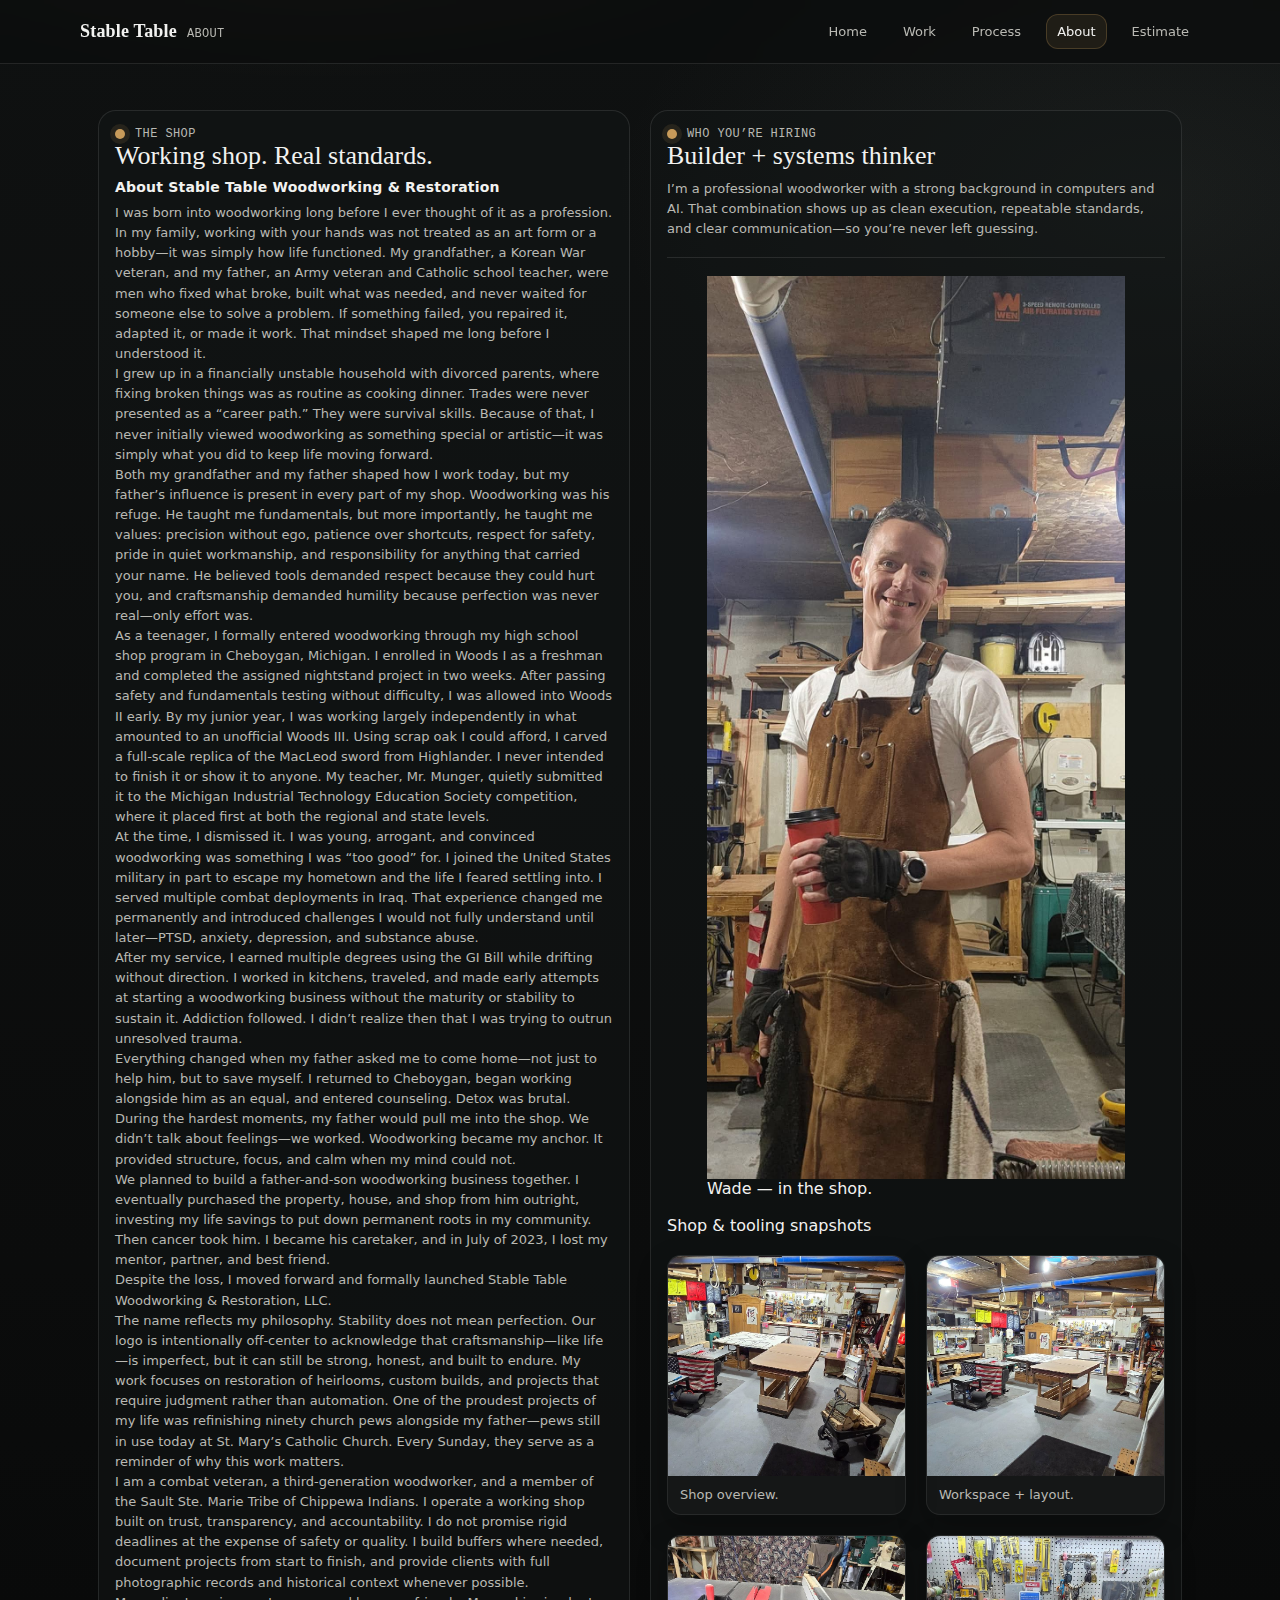
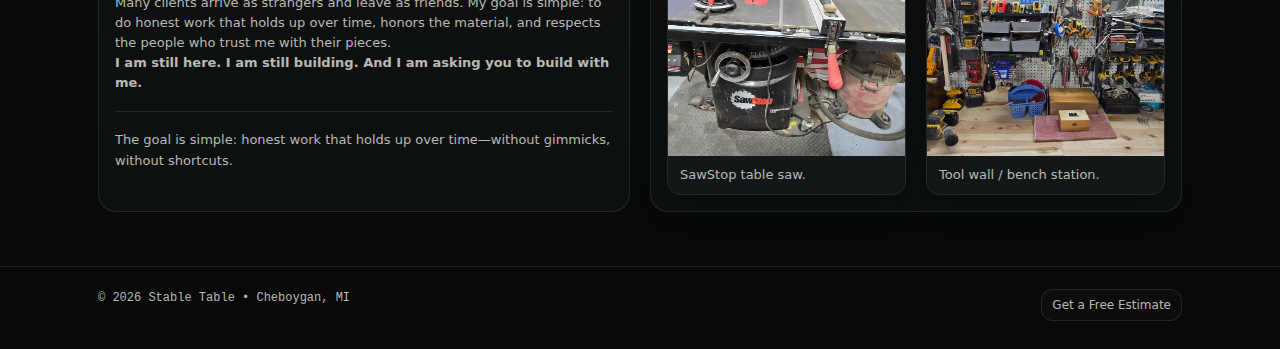
<file: about.html>
<!doctype html>
<html lang="en">
<head>
  <meta charset="utf-8" />
  <meta name="viewport" content="width=device-width,initial-scale=1" />
  <title>About | Stable Table</title>
  <meta name="description" content="About Stable Table: a working shop in Cheboygan, Michigan focused on restoration, custom builds, and durable finishes." />
  <link rel="stylesheet" href="css/styles.css" />
</head>
<body>
  <header class="topbar">
    <div class="wrap toprow">
      <a class="brand" href="index.html"><div class="name">Stable Table</div><div class="tag">ABOUT</div></a>
      <nav class="nav">
        <a href="index.html">Home</a>
        <a href="work.html">Work</a>
        <a href="process.html">Process</a>
        <a class="active" href="about.html">About</a>
        <a href="contact.html">Estimate</a>
      </nav>
    </div>
  </header>

  <main class="section">
    <div class="wrap split">
      
      <div class="card">
        <div class="kicker"><span class="dot"></span> THE SHOP</div>
        <div class="h2">Working shop. Real standards.</div>
        
        <div class="about-content">
          <h3>About Stable Table Woodworking &amp; Restoration</h3>

          <p>I was born into woodworking long before I ever thought of it as a profession. In my family, working with your hands was not treated as an art form or a hobby—it was simply how life functioned. My grandfather, a Korean War veteran, and my father, an Army veteran and Catholic school teacher, were men who fixed what broke, built what was needed, and never waited for someone else to solve a problem. If something failed, you repaired it, adapted it, or made it work. That mindset shaped me long before I understood it.</p>

          <p>I grew up in a financially unstable household with divorced parents, where fixing broken things was as routine as cooking dinner. Trades were never presented as a “career path.” They were survival skills. Because of that, I never initially viewed woodworking as something special or artistic—it was simply what you did to keep life moving forward.</p>

          <p>Both my grandfather and my father shaped how I work today, but my father’s influence is present in every part of my shop. Woodworking was his refuge. He taught me fundamentals, but more importantly, he taught me values: precision without ego, patience over shortcuts, respect for safety, pride in quiet workmanship, and responsibility for anything that carried your name. He believed tools demanded respect because they could hurt you, and craftsmanship demanded humility because perfection was never real—only effort was.</p>

          <p>As a teenager, I formally entered woodworking through my high school shop program in Cheboygan, Michigan. I enrolled in Woods I as a freshman and completed the assigned nightstand project in two weeks. After passing safety and fundamentals testing without difficulty, I was allowed into Woods II early. By my junior year, I was working largely independently in what amounted to an unofficial Woods III. Using scrap oak I could afford, I carved a full-scale replica of the MacLeod sword from Highlander. I never intended to finish it or show it to anyone. My teacher, Mr. Munger, quietly submitted it to the Michigan Industrial Technology Education Society competition, where it placed first at both the regional and state levels.</p>

          <p>At the time, I dismissed it. I was young, arrogant, and convinced woodworking was something I was “too good” for. I joined the United States military in part to escape my hometown and the life I feared settling into. I served multiple combat deployments in Iraq. That experience changed me permanently and introduced challenges I would not fully understand until later—PTSD, anxiety, depression, and substance abuse.</p>

          <p>After my service, I earned multiple degrees using the GI Bill while drifting without direction. I worked in kitchens, traveled, and made early attempts at starting a woodworking business without the maturity or stability to sustain it. Addiction followed. I didn’t realize then that I was trying to outrun unresolved trauma.</p>

          <p>Everything changed when my father asked me to come home—not just to help him, but to save myself. I returned to Cheboygan, began working alongside him as an equal, and entered counseling. Detox was brutal. During the hardest moments, my father would pull me into the shop. We didn’t talk about feelings—we worked. Woodworking became my anchor. It provided structure, focus, and calm when my mind could not.</p>

          <p>We planned to build a father-and-son woodworking business together. I eventually purchased the property, house, and shop from him outright, investing my life savings to put down permanent roots in my community. Then cancer took him. I became his caretaker, and in July of 2023, I lost my mentor, partner, and best friend.</p>

          <p>Despite the loss, I moved forward and formally launched Stable Table Woodworking &amp; Restoration, LLC.</p>

          <p>The name reflects my philosophy. Stability does not mean perfection. Our logo is intentionally off-center to acknowledge that craftsmanship—like life—is imperfect, but it can still be strong, honest, and built to endure. My work focuses on restoration of heirlooms, custom builds, and projects that require judgment rather than automation. One of the proudest projects of my life was refinishing ninety church pews alongside my father—pews still in use today at St. Mary’s Catholic Church. Every Sunday, they serve as a reminder of why this work matters.</p>

          <p>I am a combat veteran, a third-generation woodworker, and a member of the Sault Ste. Marie Tribe of Chippewa Indians. I operate a working shop built on trust, transparency, and accountability. I do not promise rigid deadlines at the expense of safety or quality. I build buffers where needed, document projects from start to finish, and provide clients with full photographic records and historical context whenever possible.</p>

          <p>Many clients arrive as strangers and leave as friends. My goal is simple: to do honest work that holds up over time, honors the material, and respects the people who trust me with their pieces.</p>

          <p><strong>I am still here. I am still building. And I am asking you to build with me.</strong></p>
        </div>
        <hr class="sep" />
        <p class="lead">
          The goal is simple: honest work that holds up over time—without gimmicks, without shortcuts.
        </p>
      </div>

      <div class="card">
        <div class="kicker"><span class="dot"></span> WHO YOU’RE HIRING</div>
        <div class="h2">Builder + systems thinker</div>
        <p class="lead">
          I’m a professional woodworker with a strong background in computers and AI. That combination shows up as clean execution, repeatable standards, and clear communication—so you’re never left guessing.
        </p>
        <hr class="sep" />
        <div class="beforeAfter">
          <figure>
            <img src="assets/you.jpg" alt="Wade in the shop" loading="lazy" />
            <figcaption>Wade — in the shop.</figcaption>
          </figure>
        </div>

        <div class="h3" style="margin-top:18px;">Shop &amp; tooling snapshots</div>
        <div class="gallery">
          <figure>
            <img src="assets/gallery/shop-wide-1.jpg" alt="Shop overview" loading="lazy" />
            <figcaption>Shop overview.</figcaption>
          </figure>
          <figure>
            <img src="assets/gallery/shop-wide-2.jpg" alt="Shop overview" loading="lazy" />
            <figcaption>Workspace + layout.</figcaption>
          </figure>
          <figure>
            <img src="assets/gallery/sawstop.jpg" alt="SawStop table saw" loading="lazy" />
            <figcaption>SawStop table saw.</figcaption>
          </figure>
          <figure>
            <img src="assets/gallery/bench-wall.jpg" alt="Tool wall" loading="lazy" />
            <figcaption>Tool wall / bench station.</figcaption>
          </figure>
        </div>
      </div>
    </div>
  </main>

  <footer class="footer">
    <div class="wrap footerGrid">
      <div class="footerSmall">© <span id="year"></span> Stable Table • Cheboygan, MI</div>
      <div class="footerLinks"><a href="contact.html">Get a Free Estimate</a></div>
    </div>
  </footer>

  <script src="js/script.js"></script>
</body>
</html>
</file>
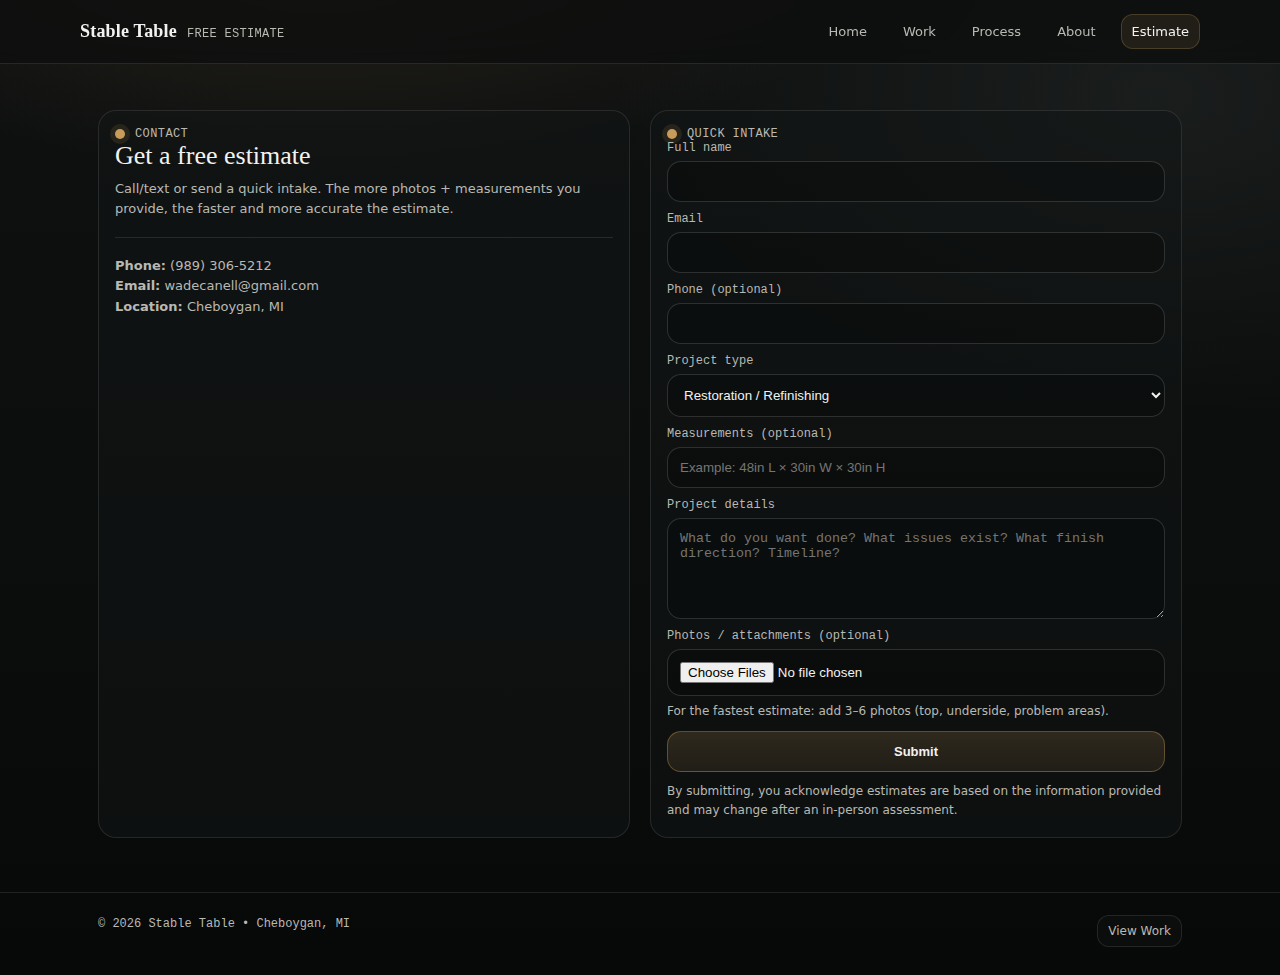
<file: contact.html>
<!doctype html>
<html lang="en">
<head>
  <meta charset="utf-8" />
  <meta name="viewport" content="width=device-width,initial-scale=1" />
  <title>Estimate | Stable Table</title>
  <meta name="description" content="Get a free estimate for restoration or custom woodworking. Upload photos and share measurements for the fastest response." />
  <link rel="stylesheet" href="css/styles.css" />
</head>
<body>
  <header class="topbar">
    <div class="wrap toprow">
      <a class="brand" href="index.html"><div class="name">Stable Table</div><div class="tag">FREE ESTIMATE</div></a>
      <nav class="nav">
        <a href="index.html">Home</a>
        <a href="work.html">Work</a>
        <a href="process.html">Process</a>
        <a href="about.html">About</a>
        <a class="active" href="contact.html">Estimate</a>
      </nav>
    </div>
  </header>

  <main class="section">
    <div class="wrap split">
      <div class="card">
        <div class="kicker"><span class="dot"></span> CONTACT</div>
        <div class="h2">Get a free estimate</div>
        <p class="lead">Call/text or send a quick intake. The more photos + measurements you provide, the faster and more accurate the estimate.</p>
        <hr class="sep" />
        <p class="note"><strong>Phone:</strong> (989) 306-5212<br/>
          <strong>Email:</strong> wadecanell@gmail.com<br/>
          <strong>Location:</strong> Cheboygan, MI
        </p>
      </div>

      <div class="card">
        <div class="kicker"><span class="dot"></span> QUICK INTAKE</div>

        <form class="form" name="estimate" method="POST" data-netlify="true" netlify-honeypot="bot-field" action="/thanks.html" enctype="multipart/form-data">
          <input type="hidden" name="form-name" value="estimate" />
          <p style="display:none;">
            <label>Don’t fill this out: <input name="bot-field" /></label>
          </p>

          <div class="field">
            <label>Full name</label>
            <input name="name" required />
          </div>

          <div class="field">
            <label>Email</label>
            <input type="email" name="email" required />
          </div>

          <div class="field">
            <label>Phone (optional)</label>
            <input name="phone" />
          </div>

          <div class="field">
            <label>Project type</label>
            <select name="type" required>
              <option value="Restoration">Restoration / Refinishing</option>
              <option value="Repair">Structural Repair</option>
              <option value="Custom">Custom Build</option>
              <option value="SmallGoods">Small Goods (trays, boxes, etc.)</option>
              <option value="Other">Other</option>
            </select>
          </div>

          <div class="field">
            <label>Measurements (optional)</label>
            <input name="measurements" placeholder="Example: 48in L × 30in W × 30in H" />
          </div>

          <div class="field">
            <label>Project details</label>
            <textarea name="details" rows="5" required placeholder="What do you want done? What issues exist? What finish direction? Timeline?"></textarea>
          </div>

          <div class="field">
            <label>Photos / attachments (optional)</label>
            <input type="file" name="attachments" multiple />
            <div class="note">For the fastest estimate: add 3–6 photos (top, underside, problem areas).</div>
          </div>

          <button class="btn primary" type="submit">Submit</button>
          <div class="note">By submitting, you acknowledge estimates are based on the information provided and may change after an in-person assessment.</div>
        </form>
      </div>
    </div>
  </main>

  <footer class="footer">
    <div class="wrap footerGrid">
      <div class="footerSmall">© <span id="year"></span> Stable Table • Cheboygan, MI</div>
      <div class="footerLinks"><a href="work.html">View Work</a></div>
    </div>
  </footer>

  <script src="js/script.js"></script>
</body>
</html>
</file>
<file: css/styles.css>
:root{
  --bg:#0f1111;
  --bg2:#121515;
  --card:rgba(18,21,21,.78);
  --card2:rgba(18,21,21,.55);
  --text:#f2f2f0;
  --muted:#b9b9b3;
  --line:rgba(255,255,255,.10);
  --line2:rgba(255,255,255,.14);
  --accent:#c89b5a;   /* brass */
  --accent2:#6f7c75;  /* pine/steel */
  --shadow: 0 18px 55px rgba(0,0,0,.55);
  --radius:18px;
  --radius2:26px;
  --max:1120px;
  --mono: ui-monospace, SFMono-Regular, Menlo, Consolas, "Liberation Mono", monospace;
  --sans: ui-sans-serif, system-ui, -apple-system, Segoe UI, Roboto, Helvetica, Arial, "Apple Color Emoji", "Segoe UI Emoji";
  --serif: ui-serif, Georgia, Cambria, "Times New Roman", Times, serif;
}

*{box-sizing:border-box}
html,body{margin:0;padding:0}
body{
  font-family:var(--sans);
  color:var(--text);
  background:
    radial-gradient(1100px 500px at 25% -10%, rgba(200,155,90,.14), transparent 55%),
    radial-gradient(900px 520px at 90% 10%, rgba(111,124,117,.12), transparent 60%),
    linear-gradient(180deg, var(--bg), #0b0c0c 65%, #070808);
  min-height:100vh;
}

a{color:inherit; text-decoration:none}
img{max-width:100%; display:block}

.wrap{max-width:var(--max); margin:0 auto; padding:0 18px}
.topbar{
  position:sticky; top:0; z-index:50;
  backdrop-filter: blur(10px);
  background: rgba(10,12,12,.68);
  border-bottom:1px solid var(--line);
}
.toprow{
  display:flex; align-items:center; justify-content:space-between;
  padding:14px 0;
  gap:14px;
}
.brand{
  display:flex; align-items:baseline; gap:10px;
}
.brand .name{
  font-family:var(--serif);
  font-weight:700;
  letter-spacing:.2px;
  font-size:18px;
}
.brand .tag{
  font-family:var(--mono);
  font-size:12px;
  color:var(--muted);
  letter-spacing:.3px;
}
.nav{
  display:flex; gap:14px; flex-wrap:wrap; align-items:center;
}
.nav a{
  font-size:13px;
  color:var(--muted);
  padding:9px 10px;
  border-radius:12px;
  border:1px solid transparent;
}
.nav a:hover{
  color:var(--text);
  border-color:var(--line);
  background: rgba(255,255,255,.03);
}
.nav a.active{
  color:var(--text);
  border-color:rgba(200,155,90,.25);
  background: rgba(200,155,90,.10);
}

.hero{
  padding:44px 0 26px;
}
.heroGrid{
  display:grid;
  grid-template-columns: 1.15fr .85fr;
  gap:18px;
  align-items:stretch;
}
@media (max-width: 980px){
  .heroGrid{grid-template-columns:1fr; }
}

.panel{
  border:1px solid var(--line);
  border-radius:var(--radius2);
  background: linear-gradient(180deg, rgba(255,255,255,.03), rgba(255,255,255,.01));
  box-shadow:var(--shadow);
  overflow:hidden;
}
.heroPhoto{
  min-height:360px;
  background:
    linear-gradient(180deg, rgba(0,0,0,.15), rgba(0,0,0,.55)),
    url("../assets/hero.jpg");
  background-size:cover;
  background-position:center;
}
.heroCopy{
  padding:22px 22px 18px;
  display:flex;
  flex-direction:column;
  justify-content:space-between;
  gap:12px;
}
.kicker{
  display:flex; align-items:center; gap:10px;
  font-family:var(--mono);
  color:var(--muted);
  font-size:12px;
  letter-spacing:.4px;
}
.dot{width:10px;height:10px;border-radius:99px;background:var(--accent); box-shadow: 0 0 0 5px rgba(200,155,90,.12)}
h1{
  margin:6px 0 0;
  font-family:var(--serif);
  font-size:40px;
  line-height:1.1;
  letter-spacing:.2px;
}
.sub{
  margin:10px 0 0;
  color:var(--muted);
  font-size:15px;
  line-height:1.6;
}
.ctaRow{
  display:flex; gap:10px; flex-wrap:wrap;
  margin-top:14px;
}
.btn{
  display:inline-flex;
  align-items:center;
  justify-content:center;
  gap:10px;
  padding:12px 14px;
  border-radius:14px;
  border:1px solid var(--line2);
  background: rgba(255,255,255,.04);
  color:var(--text);
  font-weight:650;
  font-size:13px;
}
.btn:hover{
  background: rgba(255,255,255,.06);
  border-color: rgba(255,255,255,.20);
}
.btn.primary{
  border-color: rgba(200,155,90,.38);
  background: linear-gradient(180deg, rgba(200,155,90,.18), rgba(200,155,90,.10));
}
.trust{
  margin-top:12px;
  font-size:12px;
  color:var(--muted);
  font-family:var(--mono);
}

.section{
  padding:26px 0;
}
.grid3{
  display:grid;
  grid-template-columns: repeat(3, 1fr);
  gap:14px;
}
@media (max-width: 980px){
  .grid3{grid-template-columns:1fr;}
}
.card{
  padding:16px;
  border-radius:var(--radius);
  border:1px solid var(--line);
  background: var(--card2);
}
.card h3{
  margin:0 0 8px;
  font-size:14px;
  letter-spacing:.2px;
}
.card p{
  margin:0;
  color:var(--muted);
  font-size:13px;
  line-height:1.55;
}
.badgeRow{display:flex; gap:8px; flex-wrap:wrap; margin-top:12px}
.badge{
  font-family:var(--mono);
  font-size:11px;
  color:var(--muted);
  border:1px solid var(--line);
  background: rgba(255,255,255,.03);
  padding:6px 10px;
  border-radius:999px;
}

.split{
  display:grid;
  grid-template-columns:1fr 1fr;
  gap:14px;
}
@media (max-width: 980px){
  .split{grid-template-columns:1fr;}
}
.h2{
  font-family:var(--serif);
  font-size:26px;
  margin:0 0 8px;
}
.lead{
  margin:0;
  color:var(--muted);
  line-height:1.65;
  font-size:14px;
}
.list{
  margin:10px 0 0;
  padding:0 0 0 16px;
  color:var(--muted);
  line-height:1.7;
  font-size:13px;
}
hr.sep{
  border:0;
  border-top:1px solid var(--line);
  margin:18px 0;
}

.footer{
  padding:22px 0 28px;
  border-top:1px solid var(--line);
  margin-top:28px;
}
.footerGrid{
  display:grid;
  grid-template-columns: 1.2fr .8fr;
  gap:14px;
  align-items:start;
}
@media (max-width: 980px){
  .footerGrid{grid-template-columns:1fr;}
}
.footerSmall{
  color:var(--muted);
  font-size:12px;
  font-family:var(--mono);
  line-height:1.6;
}
.footerLinks{
  display:flex; gap:10px; flex-wrap:wrap; justify-content:flex-end;
}
@media (max-width: 980px){
  .footerLinks{justify-content:flex-start;}
}
.footerLinks a{
  color:var(--muted);
  border:1px solid var(--line);
  background: rgba(255,255,255,.02);
  padding:8px 10px;
  border-radius:12px;
  font-size:12px;
}
.footerLinks a:hover{color:var(--text); border-color: rgba(200,155,90,.25);}

.form{
  display:grid;
  gap:10px;
}
.field{
  display:grid;
  gap:6px;
}
label{
  font-family:var(--mono);
  color:var(--muted);
  font-size:12px;
}
input, textarea, select{
  width:100%;
  padding:12px;
  border-radius:14px;
  border:1px solid var(--line2);
  background: rgba(0,0,0,.22);
  color: var(--text);
}
textarea{resize:vertical}
.note{
  color:var(--muted);
  font-size:12px;
  line-height:1.6;
}

/* ------------------------------------------------------------
   PHOTO GALLERIES (Work / Process / About)
   ------------------------------------------------------------ */

.gallery{
  display:grid;
  grid-template-columns: repeat(auto-fit, minmax(220px, 1fr));
  gap: 1.25rem;
  margin-top: 1.25rem;
}

.gallery figure{
  margin:0;
  border:1px solid rgba(0,0,0,.07);
  border-radius: 14px;
  overflow:hidden;
  background:#fff;
  box-shadow: 0 8px 26px rgba(0,0,0,.06);
}

.gallery img{
  width:100%;
  height: 220px;
  object-fit: cover;
  display:block;
}

.gallery figcaption{
  padding: .75rem .85rem;
  font-size: 0.95rem;
  color: var(--muted);
  line-height: 1.35;
}

.two-up{
  display:grid;
  grid-template-columns: repeat(auto-fit, minmax(260px, 1fr));
  gap: 1.25rem;
  margin-top: 1.25rem;
}

.two-up .frame{
  border:1px solid rgba(0,0,0,.07);
  border-radius: 14px;
  overflow:hidden;
  background:#fff;
  box-shadow: 0 8px 26px rgba(0,0,0,.06);
}

.two-up .frame img{
  width:100%;
  height: 320px;
  object-fit: cover;
  display:block;
}

.two-up .frame .label{
  padding: .75rem .85rem;
  font-size: 0.95rem;
  color: var(--muted);
}

/* ------------------------------------------------------------
   PHOTO GALLERIES (Work / Process / About)
   ------------------------------------------------------------ */

.gallery{
  display:grid;
  grid-template-columns: repeat(auto-fit, minmax(220px, 1fr));
  gap: 1.25rem;
  margin-top: 1.25rem;
}

.gallery figure{
  margin:0;
  border:1px solid rgba(255,255,255,0.08);
  background: rgba(255,255,255,0.03);
  border-radius: 14px;
  overflow:hidden;
  box-shadow: 0 12px 30px rgba(0,0,0,0.25);
}

.gallery img{
  width:100%;
  height: 220px;
  object-fit: cover;
  display:block;
}

.gallery figcaption{
  padding: 10px 12px;
  font-size: 13px;
  color: var(--muted);
  line-height: 1.35;
}

.split{
  display:grid;
  grid-template-columns: 1fr 1fr;
  gap: 1.25rem;
  margin-top: 1.25rem;
}

@media (max-width: 700px){
  .split{grid-template-columns:1fr}
}
</file>
